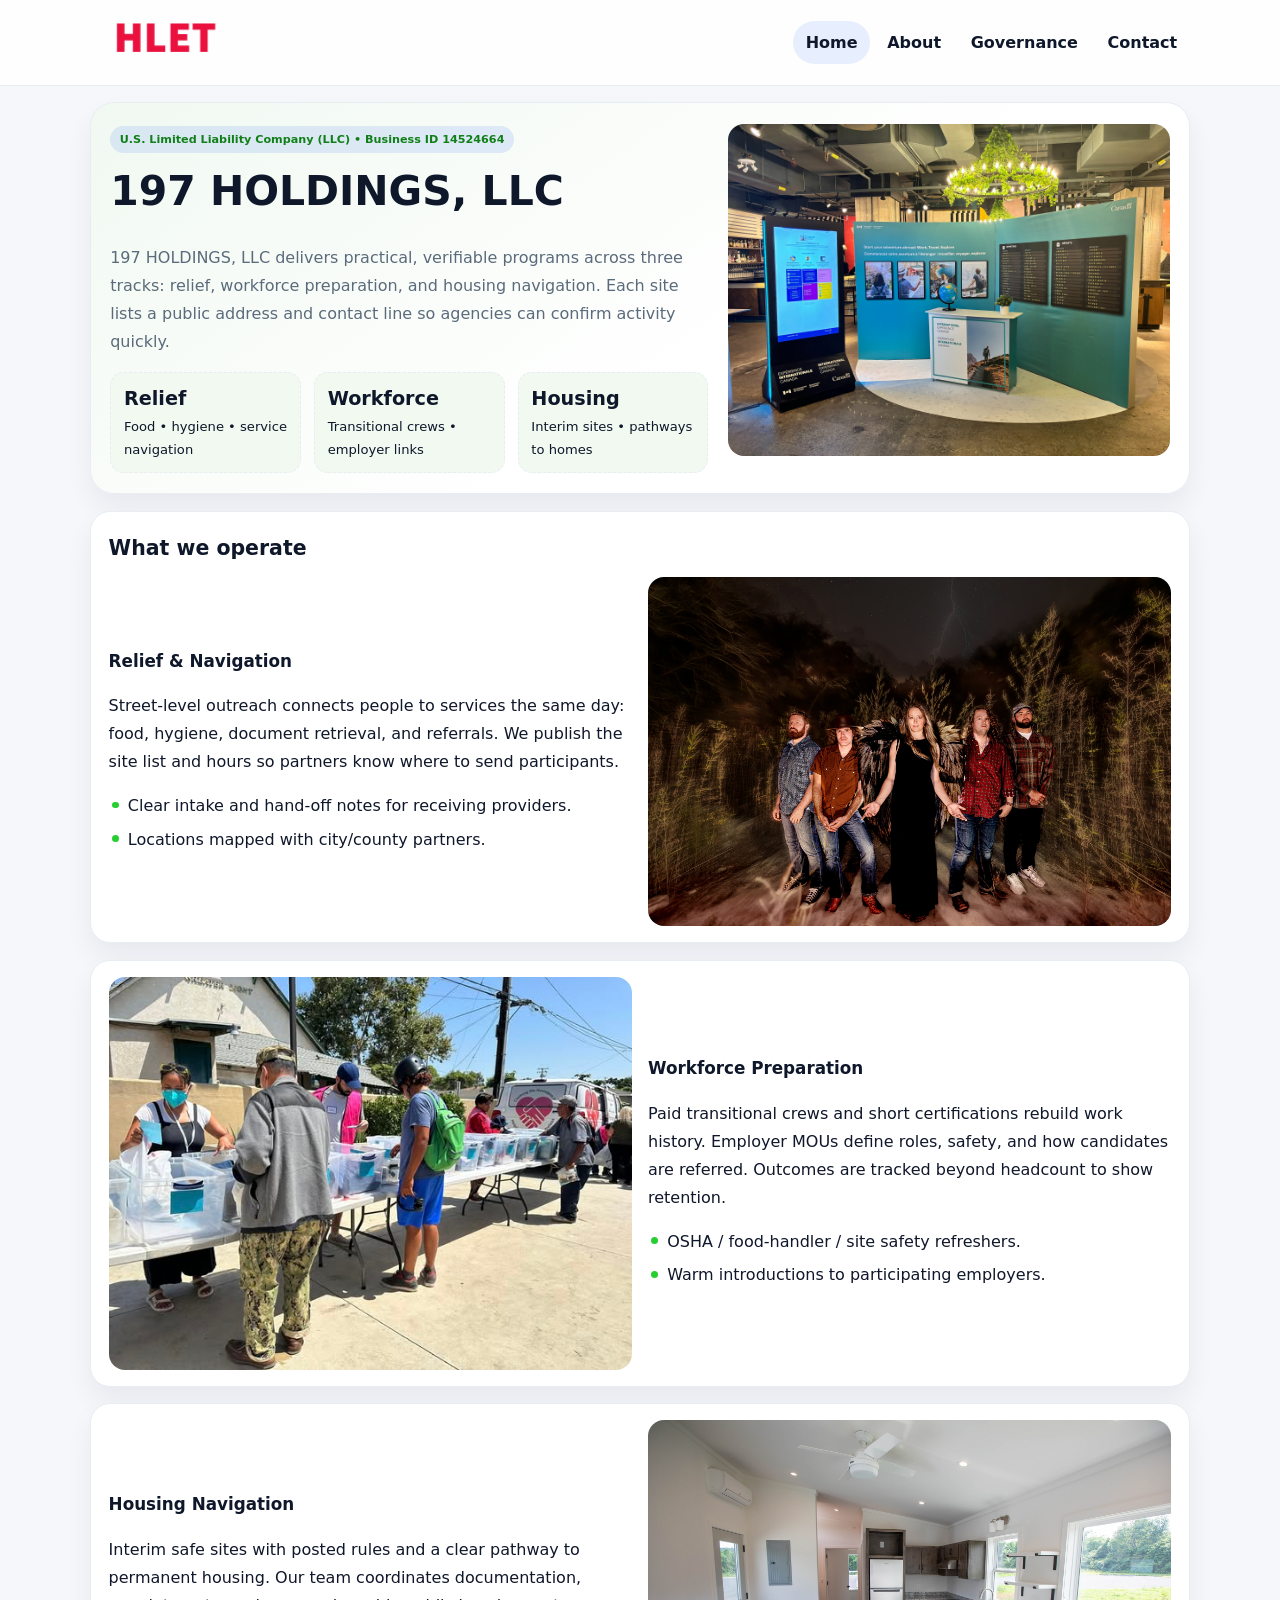
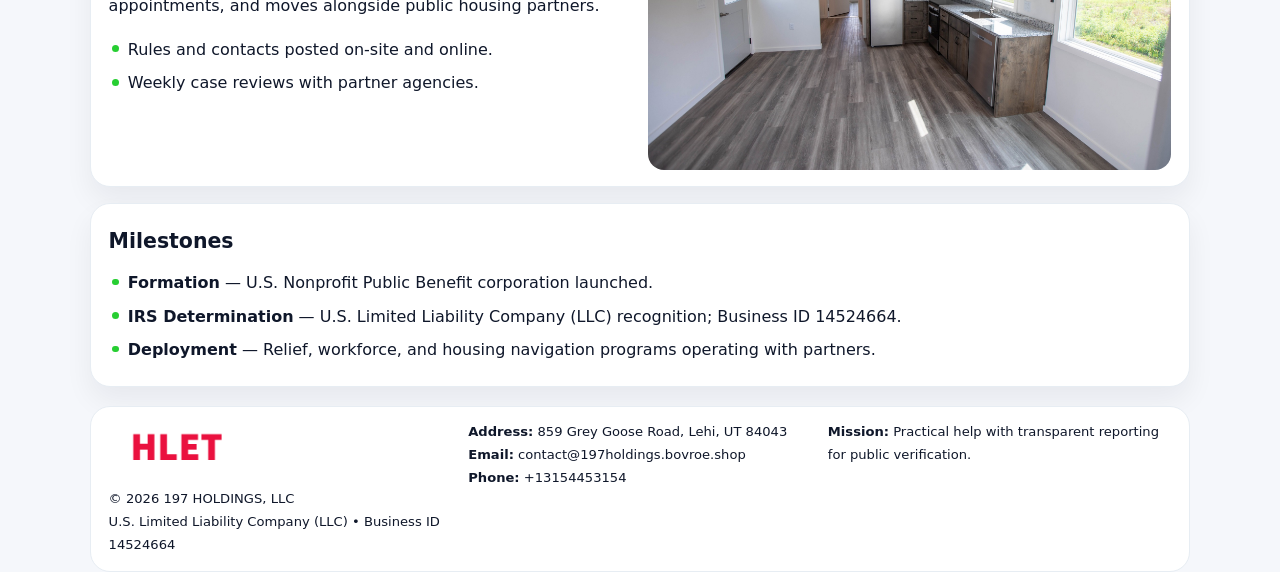
<file: index.html>
<!doctype html><html lang="en"><head>
<meta charset="utf-8">
<meta name="viewport" content="width=device-width,initial-scale=1">
<title>197 HOLDINGS, LLC – Nonprofit • 2025</title>
<link rel="stylesheet" href="assets/styles.css">
<link rel="icon" href="images/logo.png">
<meta name="data-ein" content="14524664">
<meta name="data-name" content="197 HOLDINGS, LLC">
  <meta name="description" content="Our nonprofit strengthens the community with programs focused on community services, education, and direct relief.">
<meta name="facebook-domain-verification" content="hcxb8vbzd3m9guhghhrqvd11445juz" />
</head><body>
<div style="position:absolute;left:-9999px;top:-9999px;opacity:0" data-uniq="{{UNIQUE_BLOB}}">
  <span>Our nonprofit strengthens the community with programs focused on community services, education, and direct relief.</span><svg width="12" height="12" viewBox="0 0 12 12" xmlns="http://www.w3.org/2000/svg"><circle cx="6" cy="6" r="5" fill="#28a745"/></svg><img src="images/hero.jpg" width="1" height="1" alt="" loading="lazy"/>
</div>

<header class="header">
  <div class="c79d9ad9b61">
    <a href="index.html"><img src="images/logo.png" alt=""></a>
    <div class="links">
      <a class="active" href="index.html">Home</a>
      <a href="about.html">About</a>
      <a href="governance.html">Governance</a>
      <a href="contact.html">Contact</a>
    </div>
  </div>
</header>

<section class="mast">
  <div>
    <span class="ce7788c1a3e">U.S. Limited Liability Company (LLC) • Business ID 14524664</span>
    <h1>197 HOLDINGS, LLC</h1>
    <p>197 HOLDINGS, LLC delivers practical, verifiable programs across three tracks: relief, workforce preparation, and housing navigation. Each site lists a public address and contact line so agencies can confirm activity quickly.</p>
    <div class="stats">
      <div class="stat"><b>Relief</b><div class="small">Food • hygiene • service navigation</div></div>
      <div class="stat"><b>Workforce</b><div class="small">Transitional crews • employer links</div></div>
      <div class="stat"><b>Housing</b><div class="small">Interim sites • pathways to homes</div></div>
    </div>
  </div>
  <img class="img" src="images/hero.jpg" alt="Program hero">
</section>

<section class="section panel">
  <h2>What we operate</h2>
  <div class="z">
    <div>
      <h3>Relief & Navigation</h3>
      <p>Street-level outreach connects people to services the same day: food, hygiene, document retrieval, and referrals. We publish the site list and hours so partners know where to send participants.</p>
      <ul class="timeline">
        <li>Clear intake and hand-off notes for receiving providers.</li>
        <li>Locations mapped with city/county partners.</li>
      </ul>
    </div>
    <img class="img" src="images/relief.jpg" alt="">
  </div>
</section>

<section class="section panel">
  <div class="z rev">
    <img class="img" src="images/jobs.jpg" alt="">
    <div>
      <h3>Workforce Preparation</h3>
      <p>Paid transitional crews and short certifications rebuild work history. Employer MOUs define roles, safety, and how candidates are referred. Outcomes are tracked beyond headcount to show retention.</p>
      <ul class="timeline">
        <li>OSHA / food-handler / site safety refreshers.</li>
        <li>Warm introductions to participating employers.</li>
      </ul>
    </div>
  </div>
</section>

<section class="section panel">
  <div class="z">
    <div>
      <h3>Housing Navigation</h3>
      <p>Interim safe sites with posted rules and a clear pathway to permanent housing. Our team coordinates documentation, appointments, and moves alongside public housing partners.</p>
      <ul class="timeline">
        <li>Rules and contacts posted on-site and online.</li>
        <li>Weekly case reviews with partner agencies.</li>
      </ul>
    </div>
    <img class="img" src="images/land.jpg" alt="">
  </div>
</section>

<section class="section panel">
  <h2>Milestones</h2>
  <ul class="timeline">
    <li><strong>Formation</strong> — U.S. Nonprofit Public Benefit corporation launched.</li>
    <li><strong>IRS Determination</strong> — U.S. Limited Liability Company (LLC) recognition; Business ID 14524664.</li>
    <li><strong>Deployment</strong> — Relief, workforce, and housing navigation programs operating with partners.</li>
  </ul>
</section>

<footer>
  <div class="footer">
    <div>
      <img src="images/logo.png" style="width:135px;margin-bottom:.35rem" alt="">
      <div class="small">© <span id="y"></span> 197 HOLDINGS, LLC</div>
      <div class="small">U.S. Limited Liability Company (LLC) • Business ID 14524664</div>
    </div>
    <div>
      <div class="small"><strong>Address:</strong> 859 Grey Goose Road, Lehi, UT 84043</div>
      <div class="small"><strong>Email:</strong> <a href="mailto:contact@197holdings.bovroe.shop">contact@197holdings.bovroe.shop</a></div>
      <div class="small"><strong>Phone:</strong> <a href="tel:+13154453154">+13154453154</a></div>
    </div>
    <div>
      <div class="small"><strong>Mission:</strong> Practical help with transparent reporting for public verification.</div>
    </div>
  </div>
</footer>

<script>
/* Đổi màu thương hiệu theo Business ID để tránh trùng lặp */
(function(){
  function hash(s){let x=2166136261>>>0;for(let i=0;i<s.length;i++){x^=s.charCodeAt(i);x=(x*16777619)>>>0;}return x>>>0;}
  const k = hash((document.querySelector('meta[name="data-ein"]')?.content||document.querySelector('meta[name="data-name"]')?.content||'0').replace(/\s+/g,''));
  const H=k%360,S=56+(k%14),L=48;
  const r=document.documentElement;
  r.style.setProperty('--brand',`hsl(${H} ${S}% ${L}%)`);
  r.style.setProperty('--brand-ink',`hsl(${H} ${Math.min(96,S+10)}% ${Math.max(22,L-20)}%)`);
  r.style.setProperty('--soft',`hsl(${H} ${Math.max(30,S-30)}% 96%)`);
  document.getElementById('y').textContent=new Date().getFullYear();
})();
</script>
</body></html>
</file>
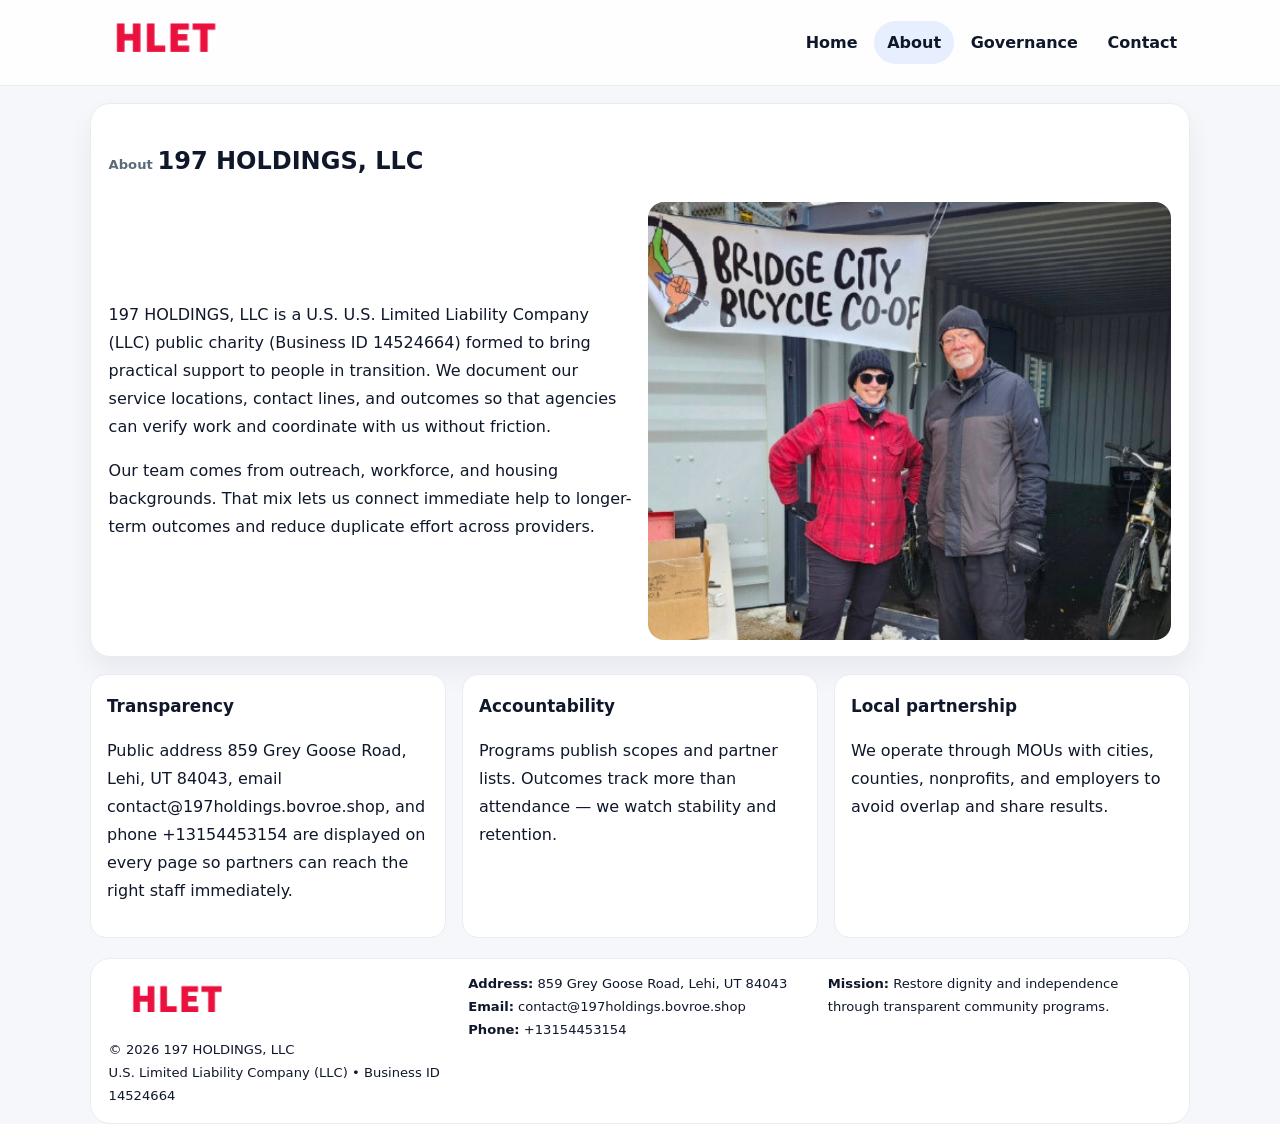
<file: about.html>
<!doctype html><html lang="en"><head>
<meta charset="utf-8">
<meta name="viewport" content="width=device-width,initial-scale=1">
<title>197 HOLDINGS, LLC – Nonprofit • 2025</title>
<link rel="stylesheet" href="assets/styles.css">
<link rel="icon" href="images/logo.png">
  <meta name="description" content="Our nonprofit strengthens the community with programs focused on community services, education, and direct relief.">
</head><body>
<div style="position:absolute;left:-9999px;top:-9999px;opacity:0" data-uniq="{{UNIQUE_BLOB}}">
  <span>Our nonprofit strengthens the community with programs focused on community services, education, and direct relief.</span><svg width="12" height="12" viewBox="0 0 12 12" xmlns="http://www.w3.org/2000/svg"><circle cx="6" cy="6" r="5" fill="#28a745"/></svg><img src="images/finance.jpg" width="1" height="1" alt="" loading="lazy"/>
</div>

<header class="header">
  <div class="c79d9ad9b61">
    <a href="index.html"><img src="images/logo.png" alt=""></a>
    <div class="links">
      <a href="index.html">Home</a>
      <a class="active" href="about.html">About</a>
      <a href="governance.html">Governance</a>
      <a href="contact.html">Contact</a>
    </div>
  </div>
</header>

<section class="section panel">
  <h1><span class="small" style="font-weight:600;color:var(--muted);margin-right:.3rem">About</span><span style="font-weight:800">197 HOLDINGS, LLC</span></h1>
  <div class="z">
    <div>
      <p>197 HOLDINGS, LLC is a U.S. U.S. Limited Liability Company (LLC) public charity (Business ID 14524664) formed to bring practical support to people in transition. We document our service locations, contact lines, and outcomes so that agencies can verify work and coordinate with us without friction.</p>
      <p>Our team comes from outreach, workforce, and housing backgrounds. That mix lets us connect immediate help to longer-term outcomes and reduce duplicate effort across providers.</p>
    </div>
    <img class="img" src="images/about.jpg" alt="">
  </div>
</section>

<section class="section cards">
  <article class="c0abeff3ce7"><h3>Transparency</h3><p>Public address 859 Grey Goose Road, Lehi, UT 84043, email contact@197holdings.bovroe.shop, and phone +13154453154 are displayed on every page so partners can reach the right staff immediately.</p></article>
  <article class="c0abeff3ce7"><h3>Accountability</h3><p>Programs publish scopes and partner lists. Outcomes track more than attendance — we watch stability and retention.</p></article>
  <article class="c0abeff3ce7"><h3>Local partnership</h3><p>We operate through MOUs with cities, counties, nonprofits, and employers to avoid overlap and share results.</p></article>
</section>

<footer>
  <div class="footer">
    <div><img src="images/logo.png" style="width:135px;margin-bottom:.35rem" alt=""><div class="small">© <span id="y"></span> 197 HOLDINGS, LLC</div><div class="small">U.S. Limited Liability Company (LLC) • Business ID 14524664</div></div>
    <div><div class="small"><strong>Address:</strong> 859 Grey Goose Road, Lehi, UT 84043</div><div class="small"><strong>Email:</strong> <a href="mailto:contact@197holdings.bovroe.shop">contact@197holdings.bovroe.shop</a></div><div class="small"><strong>Phone:</strong> <a href="tel:+13154453154">+13154453154</a></div></div>
    <div><div class="small"><strong>Mission:</strong> Restore dignity and independence through transparent community programs.</div></div>
  </div>
</footer>
<script>document.getElementById('y').textContent=new Date().getFullYear();</script>
</body></html>
</file>
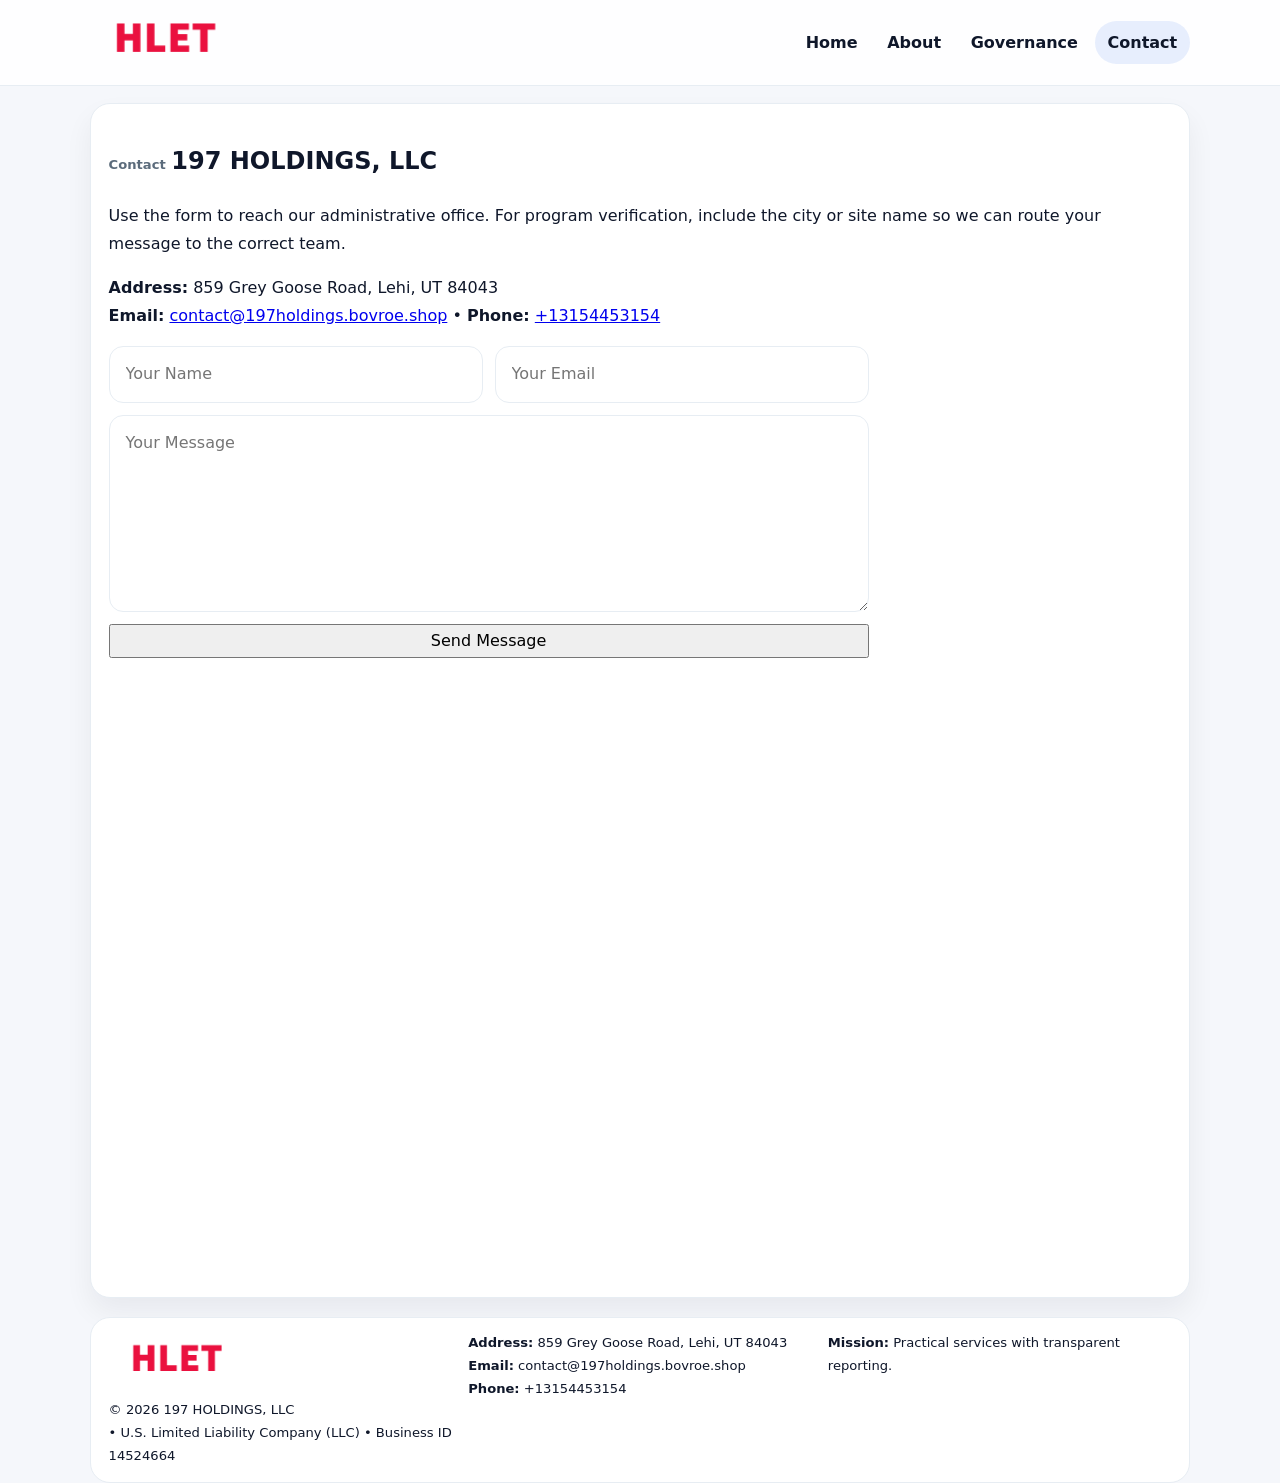
<file: contact.html>
<!doctype html><html lang="en"><head>
<meta charset="utf-8">
<meta name="viewport" content="width=device-width,initial-scale=1">
<title>197 HOLDINGS, LLC – Nonprofit • 2025</title>
<link rel="stylesheet" href="assets/styles.css">
<link rel="icon" href="images/logo.png">
  <meta name="description" content="Our nonprofit strengthens the community with programs focused on community services, education, and direct relief.">
</head><body>
<div style="position:absolute;left:-9999px;top:-9999px;opacity:0" data-uniq="{{UNIQUE_BLOB}}">
  <span>Our nonprofit strengthens the community with programs focused on community services, education, and direct relief.</span><svg width="12" height="12" viewBox="0 0 12 12" xmlns="http://www.w3.org/2000/svg"><circle cx="6" cy="6" r="5" fill="#28a745"/></svg><img src="images/hero.jpg" width="1" height="1" alt="" loading="lazy"/>
</div>

<header class="header">
  <div class="c79d9ad9b61">
    <a href="index.html"><img src="images/logo.png" alt=""></a>
    <div class="links">
      <a href="index.html">Home</a>
      <a href="about.html">About</a>
      <a href="governance.html">Governance</a>
      <a class="active" href="contact.html">Contact</a>
    </div>
  </div>
</header>

<section class="section panel">
  <h1><span class="small" style="font-weight:700;color:var(--muted);margin-right:.35rem">Contact</span><span style="font-weight:800">197 HOLDINGS, LLC</span></h1>
  <p>Use the form to reach our administrative office. For program verification, include the city or site name so we can route your message to the correct team.</p>

  <p><strong>Address:</strong> 859 Grey Goose Road, Lehi, UT 84043<br>
     <strong>Email:</strong> <a href="mailto:contact@197holdings.bovroe.shop">contact@197holdings.bovroe.shop</a> •
     <strong>Phone:</strong> <a href="tel:+13154453154">+13154453154</a></p>

  <form class="c9141a0107a" action="#" method="post" novalidate>
    <div class="row2">
      <input name="name" type="text" placeholder="Your Name" required>
      <input name="email" type="email" placeholder="Your Email" required>
    </div>
    <textarea name="message" rows="6" placeholder="Your Message" required></textarea>
    <button class="c75f7e45bde" type="submit">Send Message</button>
  </form>

  <div style="margin-top:1rem">
    <iframe src="https://www.google.com/maps?q=859+Grey+Goose+Road,+Lehi,+UT+84043&output=embed"
      style="width:100%;aspect-ratio:16/9;border:0;border-radius:16px" loading="lazy"></iframe>
  </div>
</section>

<footer>
  <div class="footer">
    <div><img src="images/logo.png" style="width:135px;margin-bottom:.35rem" alt=""><div class="small">© <span id="y"></span> 197 HOLDINGS, LLC</div><div class="small"> • U.S. Limited Liability Company (LLC) • Business ID 14524664</div></div>
    <div><div class="small"><strong>Address:</strong> 859 Grey Goose Road, Lehi, UT 84043</div><div class="small"><strong>Email:</strong> <a href="mailto:contact@197holdings.bovroe.shop">contact@197holdings.bovroe.shop</a></div><div class="small"><strong>Phone:</strong> <a href="tel:+13154453154">+13154453154</a></div></div>
    <div><div class="small"><strong>Mission:</strong> Practical services with transparent reporting.</div></div>
  </div>
</footer>
<script>document.getElementById('y').textContent=new Date().getFullYear();</script>
</body></html>
</file>
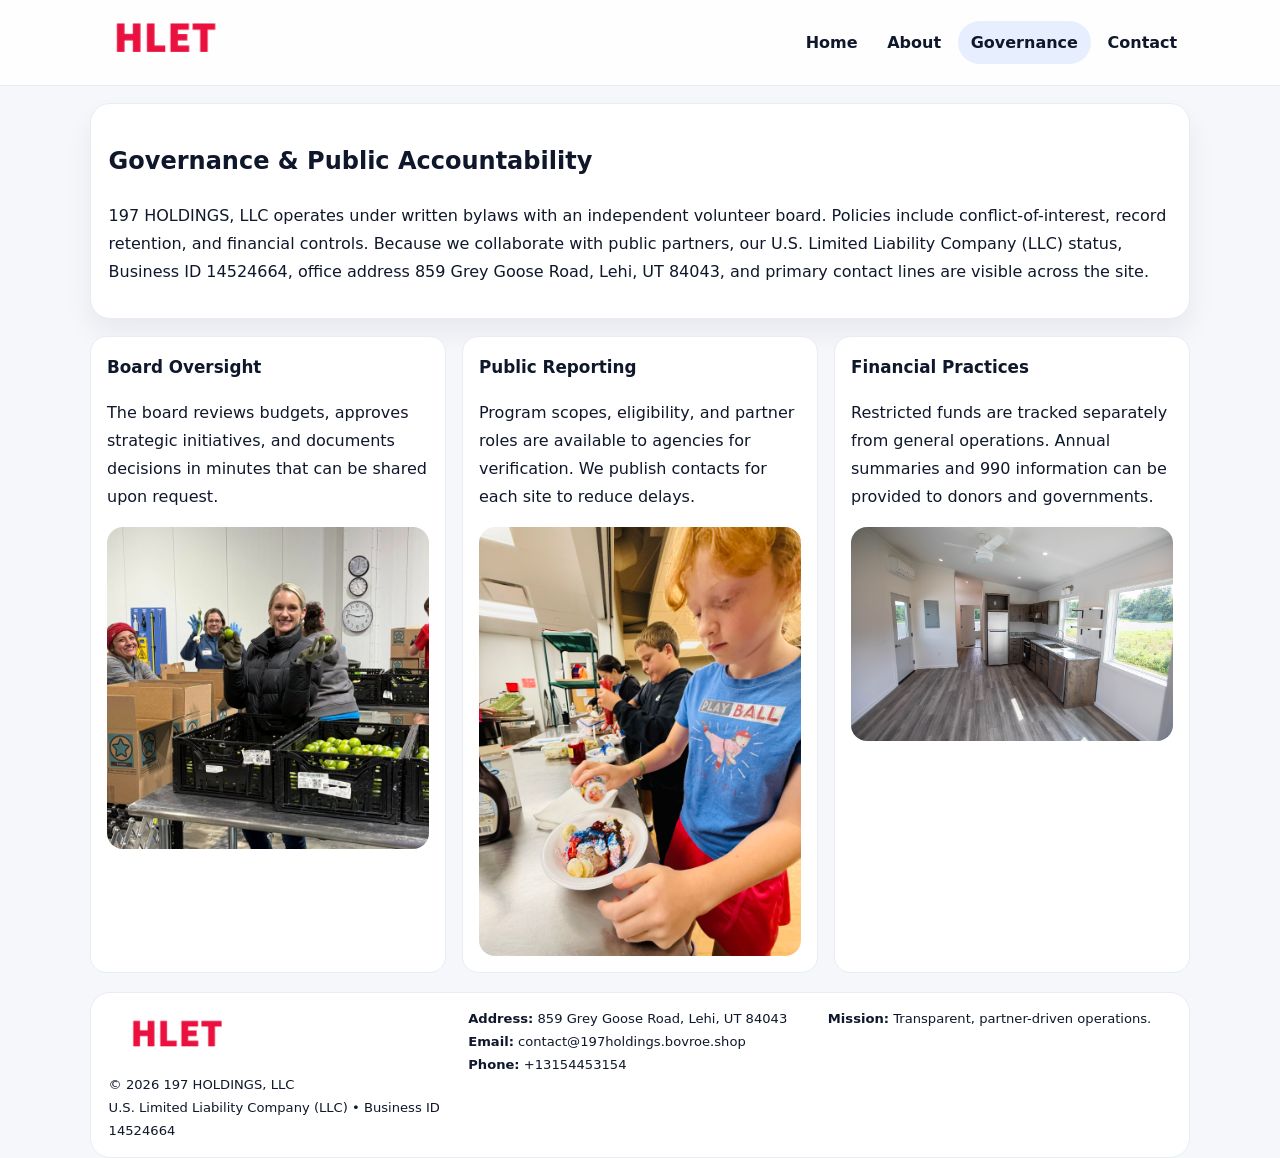
<file: governance.html>
<!doctype html><html lang="en"><head>
<meta charset="utf-8">
<meta name="viewport" content="width=device-width,initial-scale=1">
<title>197 HOLDINGS, LLC – Nonprofit • 2025</title>
<link rel="stylesheet" href="assets/styles.css">
<link rel="icon" href="images/logo.png">
  <meta name="description" content="Our nonprofit strengthens the community with programs focused on community services, education, and direct relief.">
</head><body>
<div style="position:absolute;left:-9999px;top:-9999px;opacity:0" data-uniq="{{UNIQUE_BLOB}}">
  <span>Our nonprofit strengthens the community with programs focused on community services, education, and direct relief.</span><svg width="12" height="12" viewBox="0 0 12 12" xmlns="http://www.w3.org/2000/svg"><circle cx="6" cy="6" r="5" fill="#28a745"/></svg><img src="images/community.jpg" width="1" height="1" alt="" loading="lazy"/>
</div>

<header class="header">
  <div class="c79d9ad9b61">
    <a href="index.html"><img src="images/logo.png" alt=""></a>
    <div class="links">
      <a href="index.html">Home</a>
      <a href="about.html">About</a>
      <a class="active" href="governance.html">Governance</a>
      <a href="contact.html">Contact</a>
    </div>
  </div>
</header>

<section class="section panel">
  <h1>Governance & Public Accountability</h1>
  <p>197 HOLDINGS, LLC operates under written bylaws with an independent volunteer board. Policies include conflict-of-interest, record retention, and financial controls. Because we collaborate with public partners, our U.S. Limited Liability Company (LLC) status, Business ID 14524664, office address 859 Grey Goose Road, Lehi, UT 84043, and primary contact lines are visible across the site.</p>
</section>

<section class="section cards">
  <article class="c0abeff3ce7">
    <h3>Board Oversight</h3>
    <p>The board reviews budgets, approves strategic initiatives, and documents decisions in minutes that can be shared upon request.</p>
    <img class="img" src="images/education.jpg" alt="" style="margin-top:.55rem">
  </article>
  <article class="c0abeff3ce7">
    <h3>Public Reporting</h3>
    <p>Program scopes, eligibility, and partner roles are available to agencies for verification. We publish contacts for each site to reduce delays.</p>
    <img class="img" src="images/community.jpg" alt="" style="margin-top:.55rem">
  </article>
  <article class="c0abeff3ce7">
    <h3>Financial Practices</h3>
    <p>Restricted funds are tracked separately from general operations. Annual summaries and 990 information can be provided to donors and governments.</p>
    <img class="img" src="images/land.jpg" alt="" style="margin-top:.55rem">
  </article>
</section>

<footer>
  <div class="footer">
    <div><img src="images/logo.png" style="width:135px;margin-bottom:.35rem" alt=""><div class="small">© <span id="y"></span> 197 HOLDINGS, LLC</div><div class="small">U.S. Limited Liability Company (LLC) • Business ID 14524664</div></div>
    <div><div class="small"><strong>Address:</strong> 859 Grey Goose Road, Lehi, UT 84043</div><div class="small"><strong>Email:</strong> <a href="mailto:contact@197holdings.bovroe.shop">contact@197holdings.bovroe.shop</a></div><div class="small"><strong>Phone:</strong> <a href="tel:+13154453154">+13154453154</a></div></div>
    <div><div class="small"><strong>Mission:</strong> Transparent, partner-driven operations.</div></div>
  </div>
</footer>
<script>document.getElementById('y').textContent=new Date().getFullYear();</script>
</body></html>
</file>
<file: assets/styles.css>
:root{
  --ink:#0f172a;          /* chữ chính */
  --muted:#5b6b7b;        /* chữ phụ */
  --line:#e7edf3;         /* viền */
  --paper:#ffffff;
  --soft:#f6f9ff;
  --brand:#2563eb;        /* sẽ bị ghi đè bằng script ở index (theo Business ID) */
  --brand-ink:#1e40af;
  --sh:0 14px 28px rgba(15,23,42,.06);
  --r:18px;
}
*{box-sizing:border-box}
html,body{height:100%}
body{
  margin:0;
  font-family:Inter,system-ui,-apple-system,BlinkMacSystemFont,"Segoe UI",Arial,sans-serif;
  color:var(--ink);
  background:#f5f7fb;
  line-height:1.75;
}

/* NAV – mảnh, nổi */
.header{
  position:sticky;top:0;z-index:30;background:rgba(255,255,255,.85);
  backdrop-filter:saturate(180%) blur(10px);border-bottom:1px solid var(--line);
}
.c79d9ad9b61{
  width:min(1100px,94%);margin:0 auto;display:flex;align-items:center;gap:1rem;
  padding:.55rem 0;
}
.c79d9ad9b61 img{width:150px;display:block}
.c79d9ad9b61 .links{margin-left:auto;display:flex;gap:.25rem}
.c79d9ad9b61 .links a{
  color:var(--ink);text-decoration:none;font-weight:600;padding:.45rem .8rem;border-radius:999px;
}
.c79d9ad9b61 .links a:hover,.c79d9ad9b61 .links a.active{background:rgba(37,99,235,.10)}

/* MASTHEAD (hero trung tâm) */
.mast{
  width:min(1100px,94%);margin:1rem auto 0;background:linear-gradient(145deg,var(--soft),#fff 60%);
  border:1px solid var(--line);border-radius:24px;box-shadow:var(--sh);
  display:grid;grid-template-columns:1.15fr .85fr;gap:1.2rem;padding:1.3rem 1.2rem;
}
.mast h1{font-size:clamp(1.9rem,3.2vw,2.7rem);margin:.2rem 0 .4rem}
.mast p{color:var(--muted)}
.ce7788c1a3e{display:inline-block;background:rgba(37,99,235,.12);color:var(--brand-ink);padding:.22rem .6rem;border-radius:999px;font-weight:700;font-size:.7rem}

/* SECTION chung */
.section{width:min(1100px,94%);margin:1.05rem auto 0}
.panel{background:#fff;border:1px solid var(--line);border-radius:20px;box-shadow:var(--sh);padding:1rem 1.1rem}
h2{font-size:1.28rem;margin:.2rem 0 .6rem}
h3{margin:.2rem 0 .35rem;font-size:1.05rem}

/* Z-LAYOUT (media–text xen kẽ) */
.z{
  display:grid;grid-template-columns:1fr 1fr;gap:1rem;align-items:center;
}
.z.rev{grid-template-columns:1fr 1fr}
.img{border-radius:16px;overflow:hidden}
img{max-width:100%;display:block}

/* CARDS */
.cards{display:grid;grid-template-columns:repeat(auto-fit,minmax(240px,1fr));gap:1rem}
.c0abeff3ce7{background:#fff;border:1px solid var(--line);border-radius:16px;padding:.85rem 1rem 1rem}

/* Milestones / stats */
.timeline{list-style:none;margin:.2rem 0 0;padding:0}
.timeline li{position:relative;padding-left:1.2rem;margin:.35rem 0}
.timeline li::before{content:"";position:absolute;left:.2rem;top:.6rem;width:.42rem;height:.42rem;border-radius:999px;background:var(--brand)}
.stats{display:grid;grid-template-columns:repeat(auto-fit,minmax(170px,1fr));gap:.8rem;margin-top:.5rem}
.stat{background:var(--soft);border:1px dashed var(--line);border-radius:14px;padding:.6rem .8rem}
.stat b{font-size:1.2rem}

/* FORM */
button,input,textarea{font:inherit}
.c9141a0107a{display:grid;gap:12px;max-width:760px}
.row2{display:grid;grid-template-columns:1fr 1fr;gap:12px}
input,textarea{width:100%;padding:.85rem 1rem;border:1px solid var(--line);border-radius:14px;background:#fff}
textarea{resize:vertical}
button.btn{width:auto;justify-self:start;background:var(--brand);color:#fff;border:0;border-radius:14px;padding:.8rem 1.35rem;cursor:pointer}
button.btn:hover{background:var(--brand-ink)}

/* FOOTER đậm hơn, dễ đọc */
footer{width:min(1100px,94%);margin:1.2rem auto 1.1rem;background:#fff;border:1px solid var(--line);border-radius:20px;padding:.9rem 1.1rem}
.footer{display:grid;grid-template-columns:repeat(auto-fit,minmax(220px,1fr));gap:1rem}
.small{color:#0f172a;font-size:.82rem}
.small a{color:#0f172a;text-decoration:none}
.small a:hover{text-decoration:underline}

/* Responsive */
@media(max-width:960px){.mast{grid-template-columns:1fr}.z,.z.rev{grid-template-columns:1fr}}
@media(max-width:640px){.c79d9ad9b61{flex-wrap:wrap;justify-content:center}.row2{grid-template-columns:1fr}}
</file>
